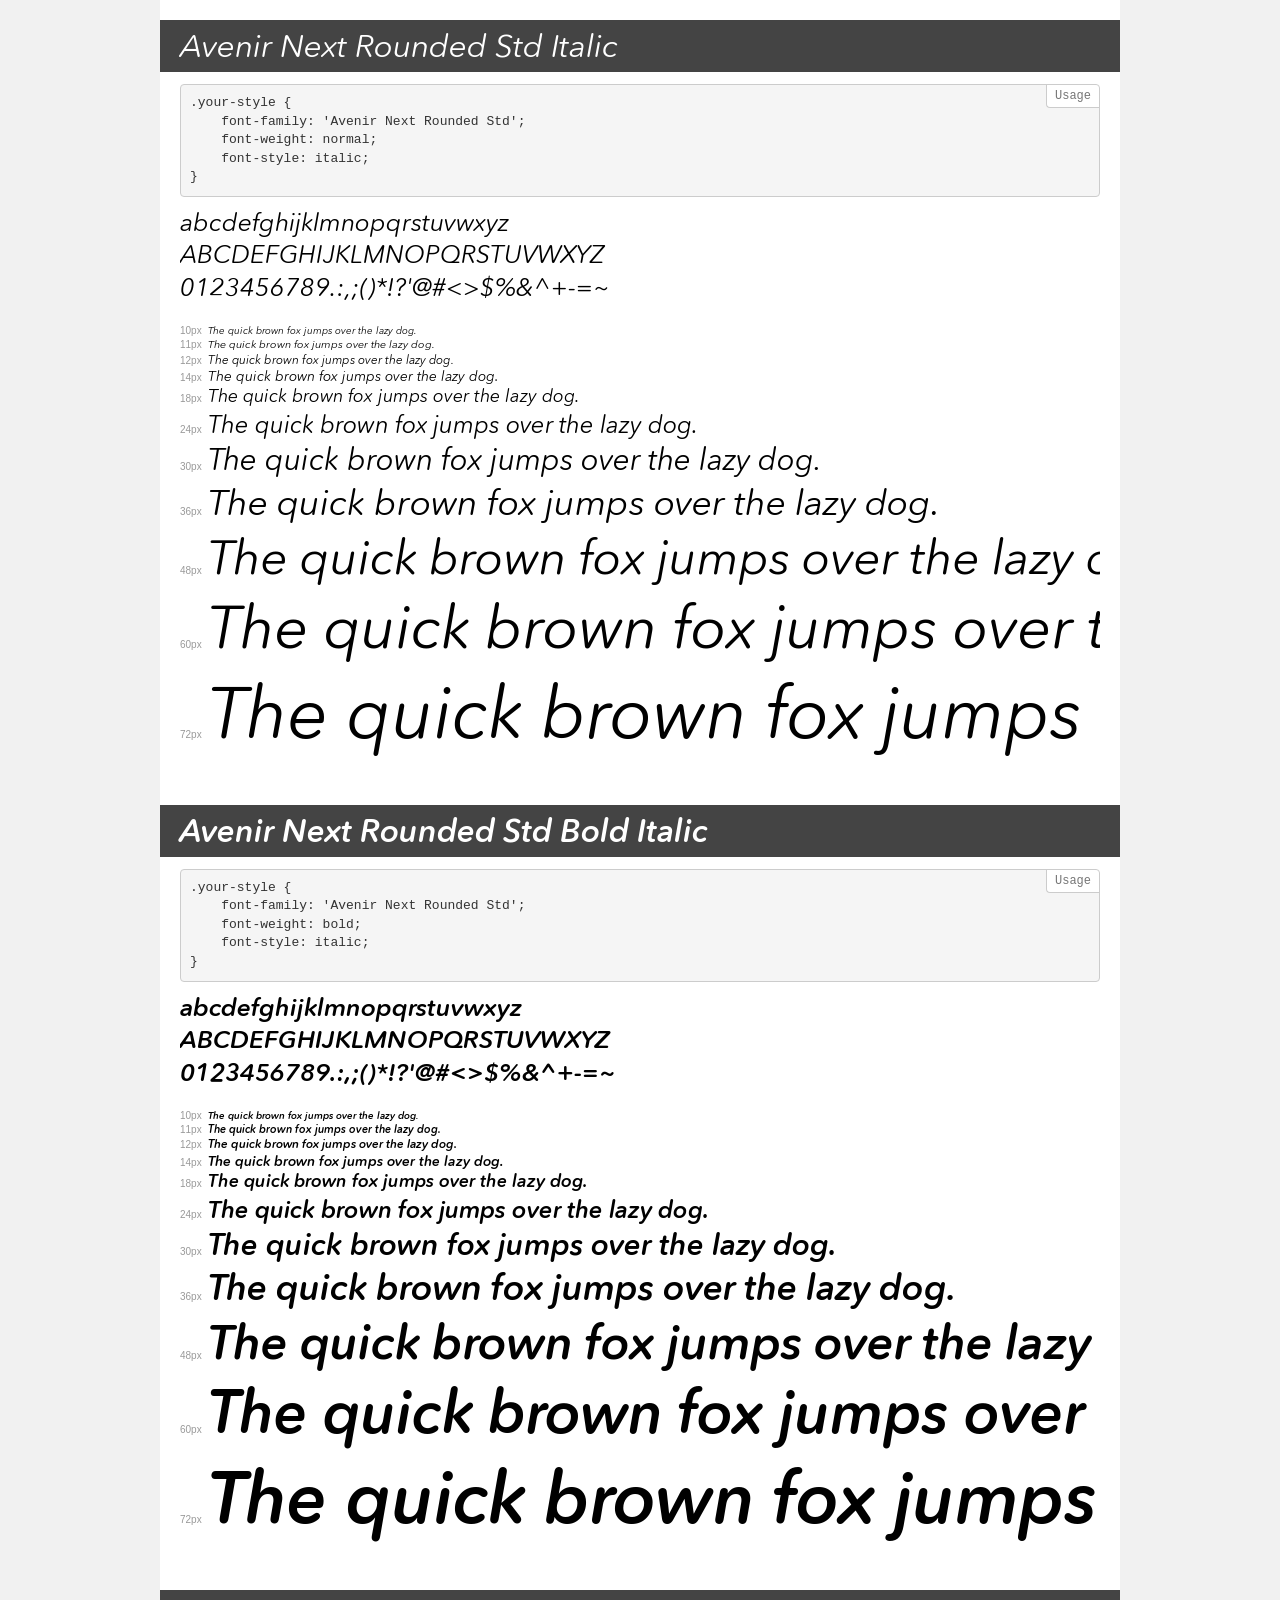
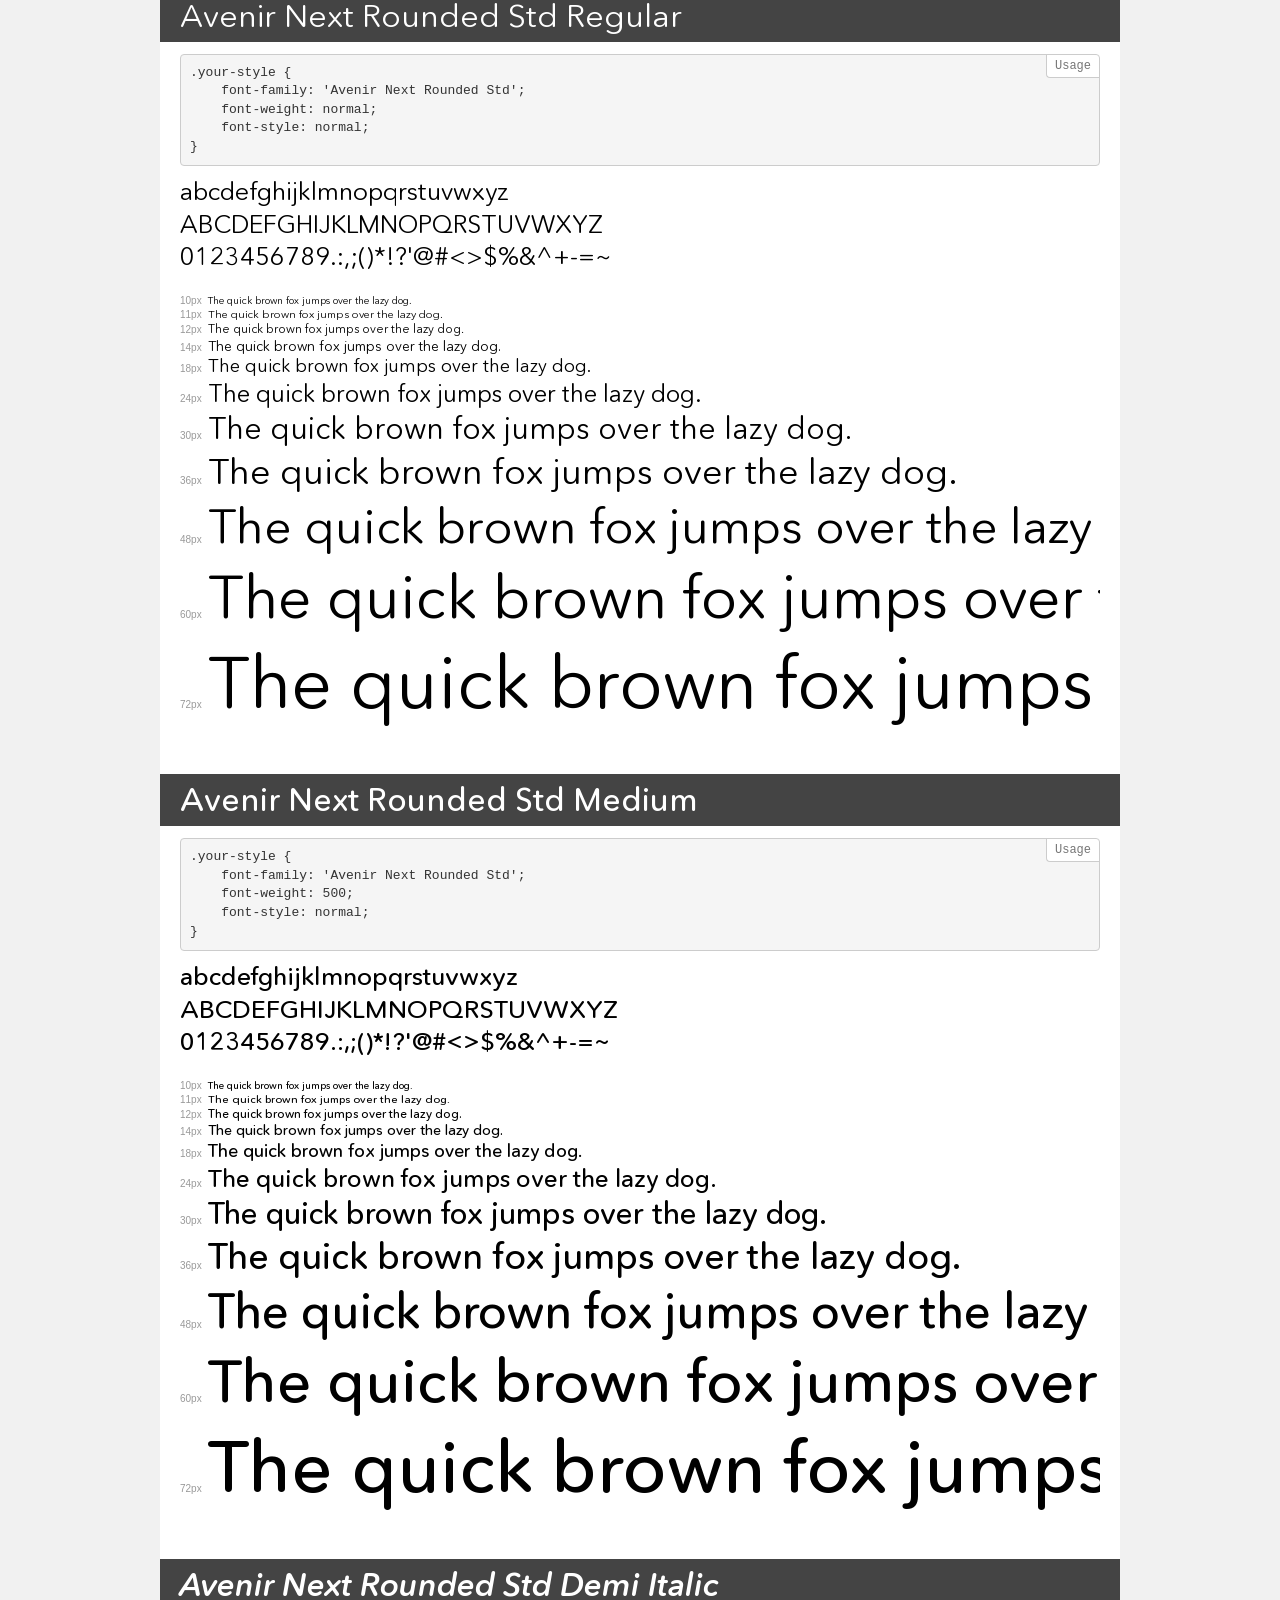
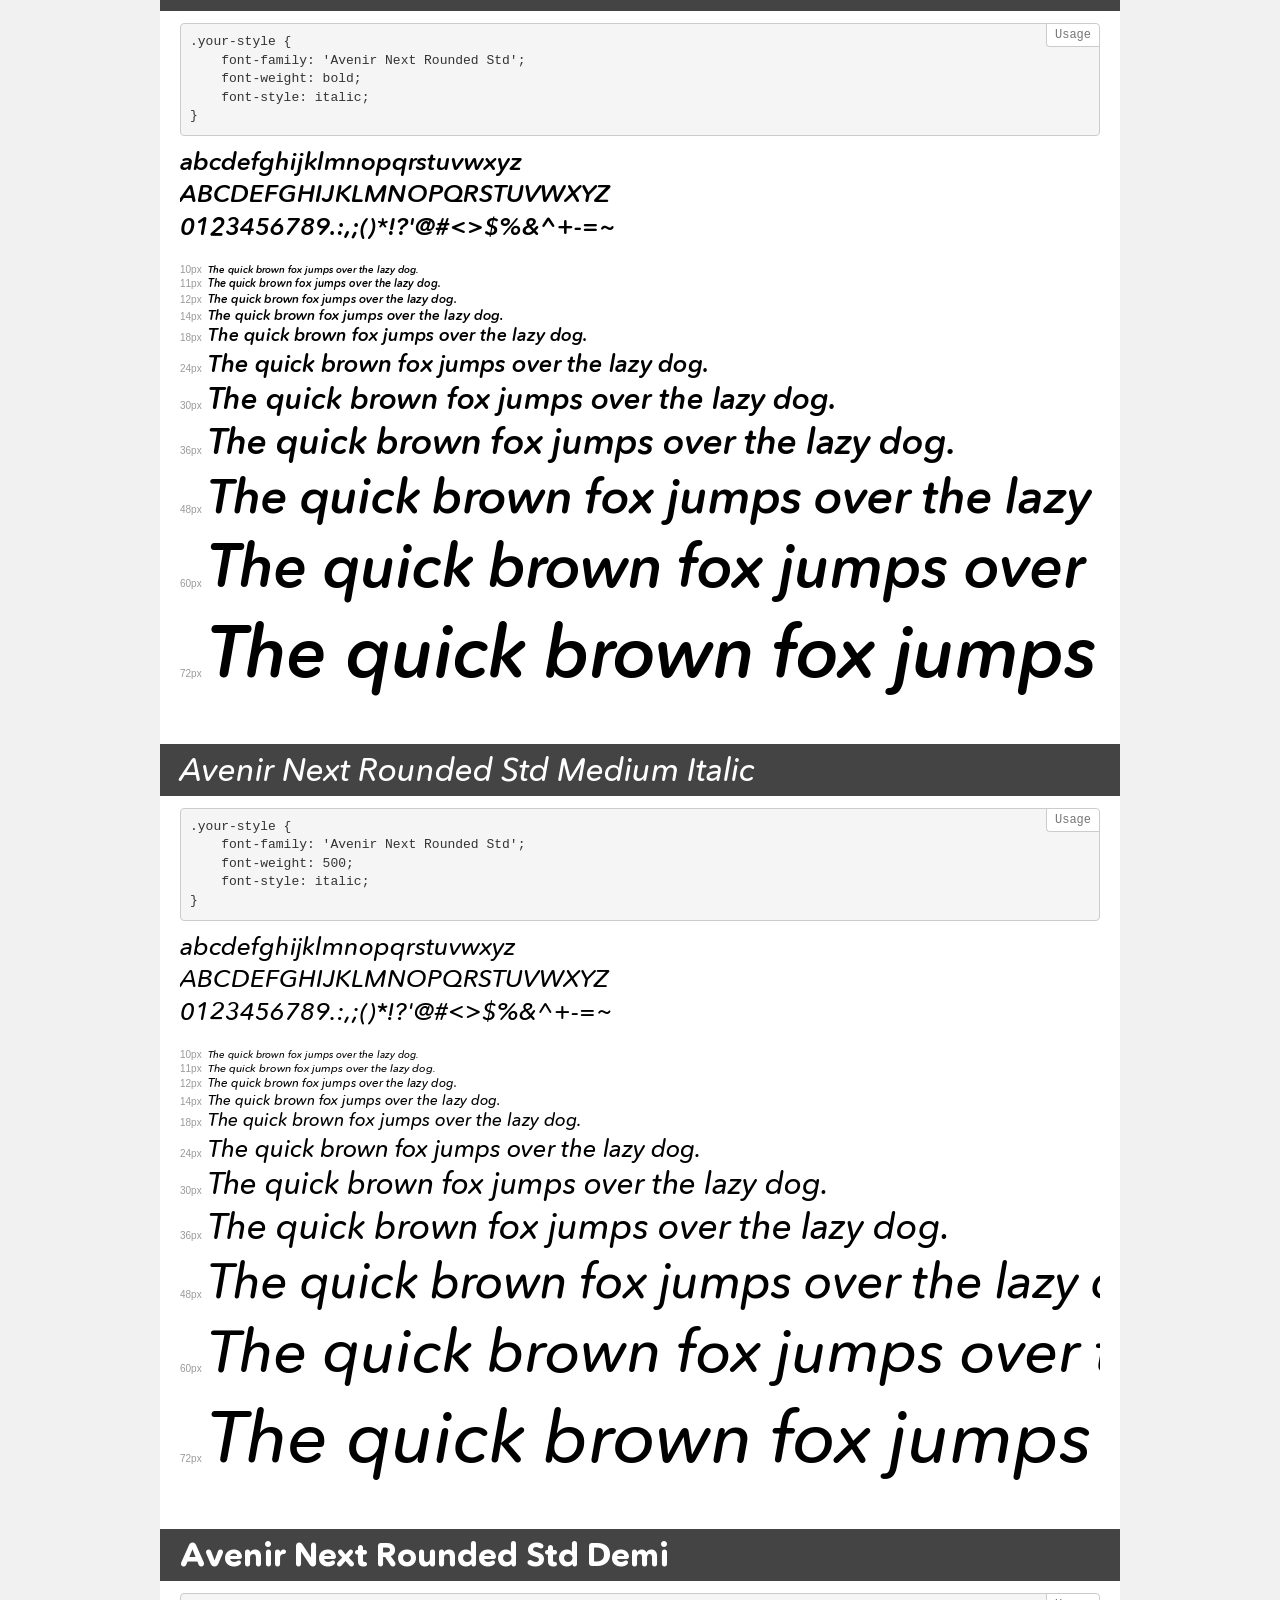
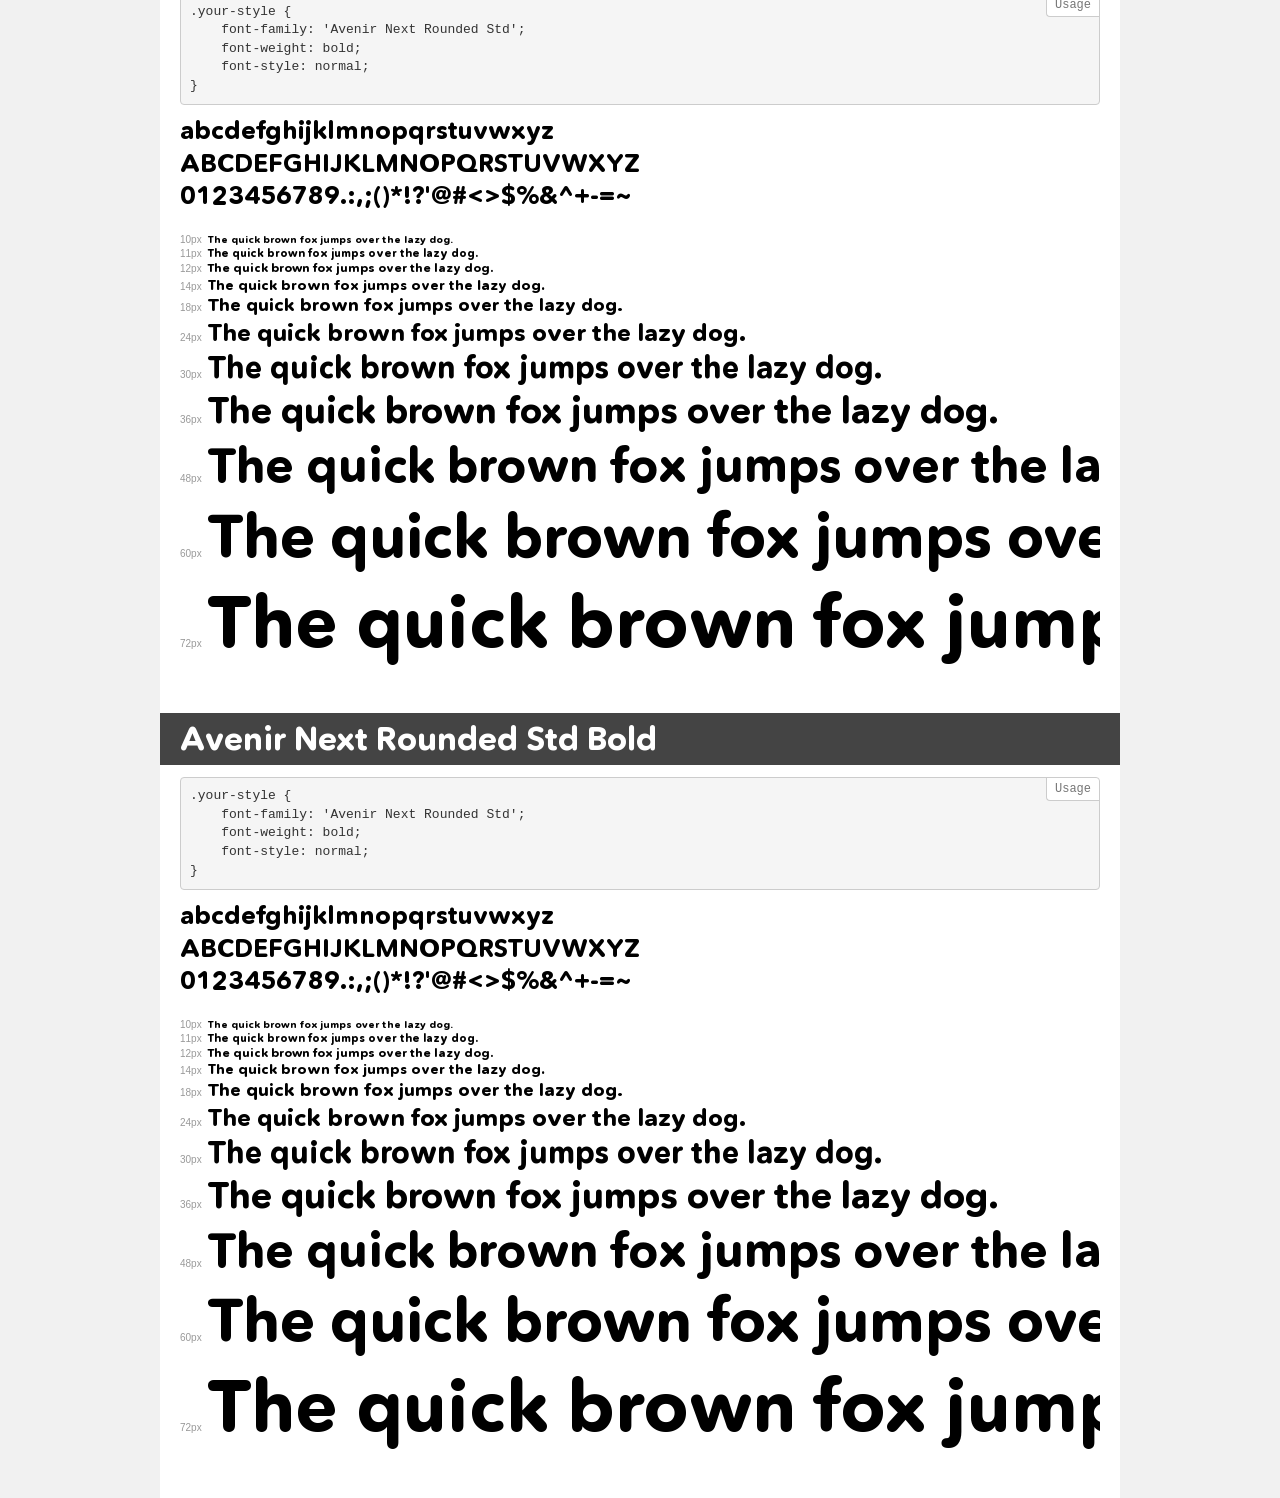
<file: fonts/demo.html>
<!DOCTYPE html>
<html>
<head>
    <meta charset="utf-8">
    <meta http-equiv="X-UA-Compatible" content="IE=edge">
    <meta name="viewport" content="width=device-width, initial-scale=1">
    <meta name="robots" content="noindex, noarchive">
    <meta name="format-detection" content="telephone=no">
    <title>Transfonter demo</title>
    <link href="stylesheet.css" rel="stylesheet">
    <style>
        /*
        http://meyerweb.com/eric/tools/css/reset/
        v2.0 | 20110126
        License: none (public domain)
        */
        html, body, div, span, applet, object, iframe,
        h1, h2, h3, h4, h5, h6, p, blockquote, pre,
        a, abbr, acronym, address, big, cite, code,
        del, dfn, em, img, ins, kbd, q, s, samp,
        small, strike, strong, sub, sup, tt, var,
        b, u, i, center,
        dl, dt, dd, ol, ul, li,
        fieldset, form, label, legend,
        table, caption, tbody, tfoot, thead, tr, th, td,
        article, aside, canvas, details, embed,
        figure, figcaption, footer, header, hgroup,
        menu, nav, output, ruby, section, summary,
        time, mark, audio, video {
            margin: 0;
            padding: 0;
            border: 0;
            font-size: 100%;
            font: inherit;
            vertical-align: baseline;
        }
        /* HTML5 display-role reset for older browsers */
        article, aside, details, figcaption, figure,
        footer, header, hgroup, menu, nav, section {
            display: block;
        }
        body {
            line-height: 1;
        }
        ol, ul {
            list-style: none;
        }
        blockquote, q {
            quotes: none;
        }
        blockquote:before, blockquote:after,
        q:before, q:after {
            content: '';
            content: none;
        }
        table {
            border-collapse: collapse;
            border-spacing: 0;
        }
        /* common styles */
        body {
            background: #f1f1f1;
            color: #000;
        }
        .page {
            background: #fff;
            width: 920px;
            margin: 0 auto;
            padding: 20px 20px 0 20px;
            overflow: hidden;
        }
        .font-container {
            overflow-x: auto;
            overflow-y: hidden;
            margin-bottom: 40px;
            line-height: 1.3;
            white-space: nowrap;
            padding-bottom: 5px;
        }
        h1 {
            position: relative;
            background: #444;
            font-size: 32px;
            color: #fff;
            padding: 10px 20px;
            margin: 0 -20px 12px -20px;
        }
        .letters {
            font-size: 25px;
            margin-bottom: 20px;
        }
        .s10:before {
            content: '10px';
        }
        .s11:before {
            content: '11px';
        }
        .s12:before {
            content: '12px';
        }
        .s14:before {
            content: '14px';
        }
        .s18:before {
            content: '18px';
        }
        .s24:before {
            content: '24px';
        }
        .s30:before {
            content: '30px';
        }
        .s36:before {
            content: '36px';
        }
        .s48:before {
            content: '48px';
        }
        .s60:before {
            content: '60px';
        }
        .s72:before {
            content: '72px';
        }
        .s10:before, .s11:before, .s12:before, .s14:before,
        .s18:before, .s24:before, .s30:before, .s36:before,
        .s48:before, .s60:before, .s72:before {
            font-family: Arial, sans-serif;
            font-size: 10px;
            font-weight: normal;
            font-style: normal;
            color: #999;
            padding-right: 6px;
        }
        pre {
            display: block;
            position: relative;
            padding: 9px;
            margin: 0 0 10px;
            font-family: Monaco, Menlo, Consolas, "Courier New", monospace !important;
            font-size: 13px;
            line-height: 1.428571429;
            color: #333;
            font-weight: normal !important;
            font-style: normal !important;
            background-color: #f5f5f5;
            border: 1px solid #ccc;
            overflow-x: auto;
            border-radius: 4px;
        }
        pre:after {
            display: block;
            position: absolute;
            right: 0;
            top: 0;
            content: 'Usage';
            line-height: 1;
            padding: 5px 8px;
            font-size: 12px;
            color: #767676;
            background-color: #fff;
            border: 1px solid #ccc;
            border-right: none;
            border-top: none;
            border-radius: 0 4px 0 4px;
            z-index: 10;
        }
        /* responsive */
        @media (max-width: 959px) {
            .page {
                width: auto;
                margin: 0;
            }
        }
    </style>
</head>
<body>
<div class="page">
    <div class="demo" style="font-family: 'Avenir Next Rounded Std'; font-weight: normal; font-style: italic;">
        <h1>Avenir Next Rounded Std Italic</h1>
        <pre>.your-style {
    font-family: 'Avenir Next Rounded Std';
    font-weight: normal;
    font-style: italic;
}</pre>
        <div class="font-container">
            <p class="letters">
                abcdefghijklmnopqrstuvwxyz<br>
ABCDEFGHIJKLMNOPQRSTUVWXYZ<br>
                0123456789.:,;()*!?'@#<>$%&^+-=~
            </p>
            <p class="s10" style="font-size: 10px;">The quick brown fox jumps over the lazy dog.</p>
            <p class="s11" style="font-size: 11px;">The quick brown fox jumps over the lazy dog.</p>
            <p class="s12" style="font-size: 12px;">The quick brown fox jumps over the lazy dog.</p>
            <p class="s14" style="font-size: 14px;">The quick brown fox jumps over the lazy dog.</p>
            <p class="s18" style="font-size: 18px;">The quick brown fox jumps over the lazy dog.</p>
            <p class="s24" style="font-size: 24px;">The quick brown fox jumps over the lazy dog.</p>
            <p class="s30" style="font-size: 30px;">The quick brown fox jumps over the lazy dog.</p>
            <p class="s36" style="font-size: 36px;">The quick brown fox jumps over the lazy dog.</p>
            <p class="s48" style="font-size: 48px;">The quick brown fox jumps over the lazy dog.</p>
            <p class="s60" style="font-size: 60px;">The quick brown fox jumps over the lazy dog.</p>
            <p class="s72" style="font-size: 72px;">The quick brown fox jumps over the lazy dog.</p>
        </div>
    </div>
    <div class="demo" style="font-family: 'Avenir Next Rounded Std'; font-weight: bold; font-style: italic;">
        <h1>Avenir Next Rounded Std Bold Italic</h1>
        <pre>.your-style {
    font-family: 'Avenir Next Rounded Std';
    font-weight: bold;
    font-style: italic;
}</pre>
        <div class="font-container">
            <p class="letters">
                abcdefghijklmnopqrstuvwxyz<br>
ABCDEFGHIJKLMNOPQRSTUVWXYZ<br>
                0123456789.:,;()*!?'@#<>$%&^+-=~
            </p>
            <p class="s10" style="font-size: 10px;">The quick brown fox jumps over the lazy dog.</p>
            <p class="s11" style="font-size: 11px;">The quick brown fox jumps over the lazy dog.</p>
            <p class="s12" style="font-size: 12px;">The quick brown fox jumps over the lazy dog.</p>
            <p class="s14" style="font-size: 14px;">The quick brown fox jumps over the lazy dog.</p>
            <p class="s18" style="font-size: 18px;">The quick brown fox jumps over the lazy dog.</p>
            <p class="s24" style="font-size: 24px;">The quick brown fox jumps over the lazy dog.</p>
            <p class="s30" style="font-size: 30px;">The quick brown fox jumps over the lazy dog.</p>
            <p class="s36" style="font-size: 36px;">The quick brown fox jumps over the lazy dog.</p>
            <p class="s48" style="font-size: 48px;">The quick brown fox jumps over the lazy dog.</p>
            <p class="s60" style="font-size: 60px;">The quick brown fox jumps over the lazy dog.</p>
            <p class="s72" style="font-size: 72px;">The quick brown fox jumps over the lazy dog.</p>
        </div>
    </div>
    <div class="demo" style="font-family: 'Avenir Next Rounded Std'; font-weight: normal; font-style: normal;">
        <h1>Avenir Next Rounded Std Regular</h1>
        <pre>.your-style {
    font-family: 'Avenir Next Rounded Std';
    font-weight: normal;
    font-style: normal;
}</pre>
        <div class="font-container">
            <p class="letters">
                abcdefghijklmnopqrstuvwxyz<br>
ABCDEFGHIJKLMNOPQRSTUVWXYZ<br>
                0123456789.:,;()*!?'@#<>$%&^+-=~
            </p>
            <p class="s10" style="font-size: 10px;">The quick brown fox jumps over the lazy dog.</p>
            <p class="s11" style="font-size: 11px;">The quick brown fox jumps over the lazy dog.</p>
            <p class="s12" style="font-size: 12px;">The quick brown fox jumps over the lazy dog.</p>
            <p class="s14" style="font-size: 14px;">The quick brown fox jumps over the lazy dog.</p>
            <p class="s18" style="font-size: 18px;">The quick brown fox jumps over the lazy dog.</p>
            <p class="s24" style="font-size: 24px;">The quick brown fox jumps over the lazy dog.</p>
            <p class="s30" style="font-size: 30px;">The quick brown fox jumps over the lazy dog.</p>
            <p class="s36" style="font-size: 36px;">The quick brown fox jumps over the lazy dog.</p>
            <p class="s48" style="font-size: 48px;">The quick brown fox jumps over the lazy dog.</p>
            <p class="s60" style="font-size: 60px;">The quick brown fox jumps over the lazy dog.</p>
            <p class="s72" style="font-size: 72px;">The quick brown fox jumps over the lazy dog.</p>
        </div>
    </div>
    <div class="demo" style="font-family: 'Avenir Next Rounded Std'; font-weight: 500; font-style: normal;">
        <h1>Avenir Next Rounded Std Medium</h1>
        <pre>.your-style {
    font-family: 'Avenir Next Rounded Std';
    font-weight: 500;
    font-style: normal;
}</pre>
        <div class="font-container">
            <p class="letters">
                abcdefghijklmnopqrstuvwxyz<br>
ABCDEFGHIJKLMNOPQRSTUVWXYZ<br>
                0123456789.:,;()*!?'@#<>$%&^+-=~
            </p>
            <p class="s10" style="font-size: 10px;">The quick brown fox jumps over the lazy dog.</p>
            <p class="s11" style="font-size: 11px;">The quick brown fox jumps over the lazy dog.</p>
            <p class="s12" style="font-size: 12px;">The quick brown fox jumps over the lazy dog.</p>
            <p class="s14" style="font-size: 14px;">The quick brown fox jumps over the lazy dog.</p>
            <p class="s18" style="font-size: 18px;">The quick brown fox jumps over the lazy dog.</p>
            <p class="s24" style="font-size: 24px;">The quick brown fox jumps over the lazy dog.</p>
            <p class="s30" style="font-size: 30px;">The quick brown fox jumps over the lazy dog.</p>
            <p class="s36" style="font-size: 36px;">The quick brown fox jumps over the lazy dog.</p>
            <p class="s48" style="font-size: 48px;">The quick brown fox jumps over the lazy dog.</p>
            <p class="s60" style="font-size: 60px;">The quick brown fox jumps over the lazy dog.</p>
            <p class="s72" style="font-size: 72px;">The quick brown fox jumps over the lazy dog.</p>
        </div>
    </div>
    <div class="demo" style="font-family: 'Avenir Next Rounded Std'; font-weight: bold; font-style: italic;">
        <h1>Avenir Next Rounded Std Demi Italic</h1>
        <pre>.your-style {
    font-family: 'Avenir Next Rounded Std';
    font-weight: bold;
    font-style: italic;
}</pre>
        <div class="font-container">
            <p class="letters">
                abcdefghijklmnopqrstuvwxyz<br>
ABCDEFGHIJKLMNOPQRSTUVWXYZ<br>
                0123456789.:,;()*!?'@#<>$%&^+-=~
            </p>
            <p class="s10" style="font-size: 10px;">The quick brown fox jumps over the lazy dog.</p>
            <p class="s11" style="font-size: 11px;">The quick brown fox jumps over the lazy dog.</p>
            <p class="s12" style="font-size: 12px;">The quick brown fox jumps over the lazy dog.</p>
            <p class="s14" style="font-size: 14px;">The quick brown fox jumps over the lazy dog.</p>
            <p class="s18" style="font-size: 18px;">The quick brown fox jumps over the lazy dog.</p>
            <p class="s24" style="font-size: 24px;">The quick brown fox jumps over the lazy dog.</p>
            <p class="s30" style="font-size: 30px;">The quick brown fox jumps over the lazy dog.</p>
            <p class="s36" style="font-size: 36px;">The quick brown fox jumps over the lazy dog.</p>
            <p class="s48" style="font-size: 48px;">The quick brown fox jumps over the lazy dog.</p>
            <p class="s60" style="font-size: 60px;">The quick brown fox jumps over the lazy dog.</p>
            <p class="s72" style="font-size: 72px;">The quick brown fox jumps over the lazy dog.</p>
        </div>
    </div>
    <div class="demo" style="font-family: 'Avenir Next Rounded Std'; font-weight: 500; font-style: italic;">
        <h1>Avenir Next Rounded Std Medium Italic</h1>
        <pre>.your-style {
    font-family: 'Avenir Next Rounded Std';
    font-weight: 500;
    font-style: italic;
}</pre>
        <div class="font-container">
            <p class="letters">
                abcdefghijklmnopqrstuvwxyz<br>
ABCDEFGHIJKLMNOPQRSTUVWXYZ<br>
                0123456789.:,;()*!?'@#<>$%&^+-=~
            </p>
            <p class="s10" style="font-size: 10px;">The quick brown fox jumps over the lazy dog.</p>
            <p class="s11" style="font-size: 11px;">The quick brown fox jumps over the lazy dog.</p>
            <p class="s12" style="font-size: 12px;">The quick brown fox jumps over the lazy dog.</p>
            <p class="s14" style="font-size: 14px;">The quick brown fox jumps over the lazy dog.</p>
            <p class="s18" style="font-size: 18px;">The quick brown fox jumps over the lazy dog.</p>
            <p class="s24" style="font-size: 24px;">The quick brown fox jumps over the lazy dog.</p>
            <p class="s30" style="font-size: 30px;">The quick brown fox jumps over the lazy dog.</p>
            <p class="s36" style="font-size: 36px;">The quick brown fox jumps over the lazy dog.</p>
            <p class="s48" style="font-size: 48px;">The quick brown fox jumps over the lazy dog.</p>
            <p class="s60" style="font-size: 60px;">The quick brown fox jumps over the lazy dog.</p>
            <p class="s72" style="font-size: 72px;">The quick brown fox jumps over the lazy dog.</p>
        </div>
    </div>
    <div class="demo" style="font-family: 'Avenir Next Rounded Std'; font-weight: bold; font-style: normal;">
        <h1>Avenir Next Rounded Std Demi</h1>
        <pre>.your-style {
    font-family: 'Avenir Next Rounded Std';
    font-weight: bold;
    font-style: normal;
}</pre>
        <div class="font-container">
            <p class="letters">
                abcdefghijklmnopqrstuvwxyz<br>
ABCDEFGHIJKLMNOPQRSTUVWXYZ<br>
                0123456789.:,;()*!?'@#<>$%&^+-=~
            </p>
            <p class="s10" style="font-size: 10px;">The quick brown fox jumps over the lazy dog.</p>
            <p class="s11" style="font-size: 11px;">The quick brown fox jumps over the lazy dog.</p>
            <p class="s12" style="font-size: 12px;">The quick brown fox jumps over the lazy dog.</p>
            <p class="s14" style="font-size: 14px;">The quick brown fox jumps over the lazy dog.</p>
            <p class="s18" style="font-size: 18px;">The quick brown fox jumps over the lazy dog.</p>
            <p class="s24" style="font-size: 24px;">The quick brown fox jumps over the lazy dog.</p>
            <p class="s30" style="font-size: 30px;">The quick brown fox jumps over the lazy dog.</p>
            <p class="s36" style="font-size: 36px;">The quick brown fox jumps over the lazy dog.</p>
            <p class="s48" style="font-size: 48px;">The quick brown fox jumps over the lazy dog.</p>
            <p class="s60" style="font-size: 60px;">The quick brown fox jumps over the lazy dog.</p>
            <p class="s72" style="font-size: 72px;">The quick brown fox jumps over the lazy dog.</p>
        </div>
    </div>
    <div class="demo" style="font-family: 'Avenir Next Rounded Std'; font-weight: bold; font-style: normal;">
        <h1>Avenir Next Rounded Std Bold</h1>
        <pre>.your-style {
    font-family: 'Avenir Next Rounded Std';
    font-weight: bold;
    font-style: normal;
}</pre>
        <div class="font-container">
            <p class="letters">
                abcdefghijklmnopqrstuvwxyz<br>
ABCDEFGHIJKLMNOPQRSTUVWXYZ<br>
                0123456789.:,;()*!?'@#<>$%&^+-=~
            </p>
            <p class="s10" style="font-size: 10px;">The quick brown fox jumps over the lazy dog.</p>
            <p class="s11" style="font-size: 11px;">The quick brown fox jumps over the lazy dog.</p>
            <p class="s12" style="font-size: 12px;">The quick brown fox jumps over the lazy dog.</p>
            <p class="s14" style="font-size: 14px;">The quick brown fox jumps over the lazy dog.</p>
            <p class="s18" style="font-size: 18px;">The quick brown fox jumps over the lazy dog.</p>
            <p class="s24" style="font-size: 24px;">The quick brown fox jumps over the lazy dog.</p>
            <p class="s30" style="font-size: 30px;">The quick brown fox jumps over the lazy dog.</p>
            <p class="s36" style="font-size: 36px;">The quick brown fox jumps over the lazy dog.</p>
            <p class="s48" style="font-size: 48px;">The quick brown fox jumps over the lazy dog.</p>
            <p class="s60" style="font-size: 60px;">The quick brown fox jumps over the lazy dog.</p>
            <p class="s72" style="font-size: 72px;">The quick brown fox jumps over the lazy dog.</p>
        </div>
    </div>
</div>
</body>
</html>
</file>
<file: fonts/stylesheet.css>
@font-face {
    font-family: 'Avenir Next Rounded Std';
    src: url('AvenirNextRoundedStd-Italic.eot');
    src: local('Avenir Next Rounded Std Italic'), local('AvenirNextRoundedStd-Italic'),
        url('AvenirNextRoundedStd-Italic.eot?#iefix') format('embedded-opentype'),
        url('AvenirNextRoundedStd-Italic.woff2') format('woff2'),
        url('AvenirNextRoundedStd-Italic.woff') format('woff'),
        url('AvenirNextRoundedStd-Italic.ttf') format('truetype');
    font-weight: normal;
    font-style: italic;
}

@font-face {
    font-family: 'Avenir Next Rounded Std';
    src: url('AvenirNextRoundedStd-BoldIt.eot');
    src: local('Avenir Next Rounded Std Bold Italic'), local('AvenirNextRoundedStd-BoldIt'),
        url('AvenirNextRoundedStd-BoldIt.eot?#iefix') format('embedded-opentype'),
        url('AvenirNextRoundedStd-BoldIt.woff2') format('woff2'),
        url('AvenirNextRoundedStd-BoldIt.woff') format('woff'),
        url('AvenirNextRoundedStd-BoldIt.ttf') format('truetype');
    font-weight: bold;
    font-style: italic;
}

@font-face {
    font-family: 'Avenir Next Rounded Std';
    src: url('AvenirNextRoundedStd-Reg.eot');
    src: local('Avenir Next Rounded Std Regular'), local('AvenirNextRoundedStd-Reg'),
        url('AvenirNextRoundedStd-Reg.eot?#iefix') format('embedded-opentype'),
        url('AvenirNextRoundedStd-Reg.woff2') format('woff2'),
        url('AvenirNextRoundedStd-Reg.woff') format('woff'),
        url('AvenirNextRoundedStd-Reg.ttf') format('truetype');
    font-weight: normal;
    font-style: normal;
}

@font-face {
    font-family: 'Avenir Next Rounded Std';
    src: url('AvenirNextRoundedStd-Med.eot');
    src: local('Avenir Next Rounded Std Medium'), local('AvenirNextRoundedStd-Med'),
        url('AvenirNextRoundedStd-Med.eot?#iefix') format('embedded-opentype'),
        url('AvenirNextRoundedStd-Med.woff2') format('woff2'),
        url('AvenirNextRoundedStd-Med.woff') format('woff'),
        url('AvenirNextRoundedStd-Med.ttf') format('truetype');
    font-weight: 500;
    font-style: normal;
}

@font-face {
    font-family: 'Avenir Next Rounded Std';
    src: url('AvenirNextRoundedStd-DemiIt.eot');
    src: local('Avenir Next Rounded Std Demi Italic'), local('AvenirNextRoundedStd-DemiIt'),
        url('AvenirNextRoundedStd-DemiIt.eot?#iefix') format('embedded-opentype'),
        url('AvenirNextRoundedStd-DemiIt.woff2') format('woff2'),
        url('AvenirNextRoundedStd-DemiIt.woff') format('woff'),
        url('AvenirNextRoundedStd-DemiIt.ttf') format('truetype');
    font-weight: bold;
    font-style: italic;
}

@font-face {
    font-family: 'Avenir Next Rounded Std';
    src: url('AvenirNextRoundedStd-MedIt.eot');
    src: local('Avenir Next Rounded Std Medium Italic'), local('AvenirNextRoundedStd-MedIt'),
        url('AvenirNextRoundedStd-MedIt.eot?#iefix') format('embedded-opentype'),
        url('AvenirNextRoundedStd-MedIt.woff2') format('woff2'),
        url('AvenirNextRoundedStd-MedIt.woff') format('woff'),
        url('AvenirNextRoundedStd-MedIt.ttf') format('truetype');
    font-weight: 500;
    font-style: italic;
}

@font-face {
    font-family: 'Avenir Next Rounded Std';
    src: url('AvenirNextRoundedStd-Demi.eot');
    src: local('Avenir Next Rounded Std Demi'), local('AvenirNextRoundedStd-Demi'),
        url('AvenirNextRoundedStd-Demi.eot?#iefix') format('embedded-opentype'),
        url('AvenirNextRoundedStd-Demi.woff2') format('woff2'),
        url('AvenirNextRoundedStd-Demi.woff') format('woff'),
        url('AvenirNextRoundedStd-Demi.ttf') format('truetype');
    font-weight: bold;
    font-style: normal;
}

@font-face {
    font-family: 'Avenir Next Rounded Std';
    src: url('AvenirNextRoundedStd-Bold.eot');
    src: local('Avenir Next Rounded Std Bold'), local('AvenirNextRoundedStd-Bold'),
        url('AvenirNextRoundedStd-Bold.eot?#iefix') format('embedded-opentype'),
        url('AvenirNextRoundedStd-Bold.woff2') format('woff2'),
        url('AvenirNextRoundedStd-Bold.woff') format('woff'),
        url('AvenirNextRoundedStd-Bold.ttf') format('truetype');
    font-weight: bold;
    font-style: normal;
}
</file>
